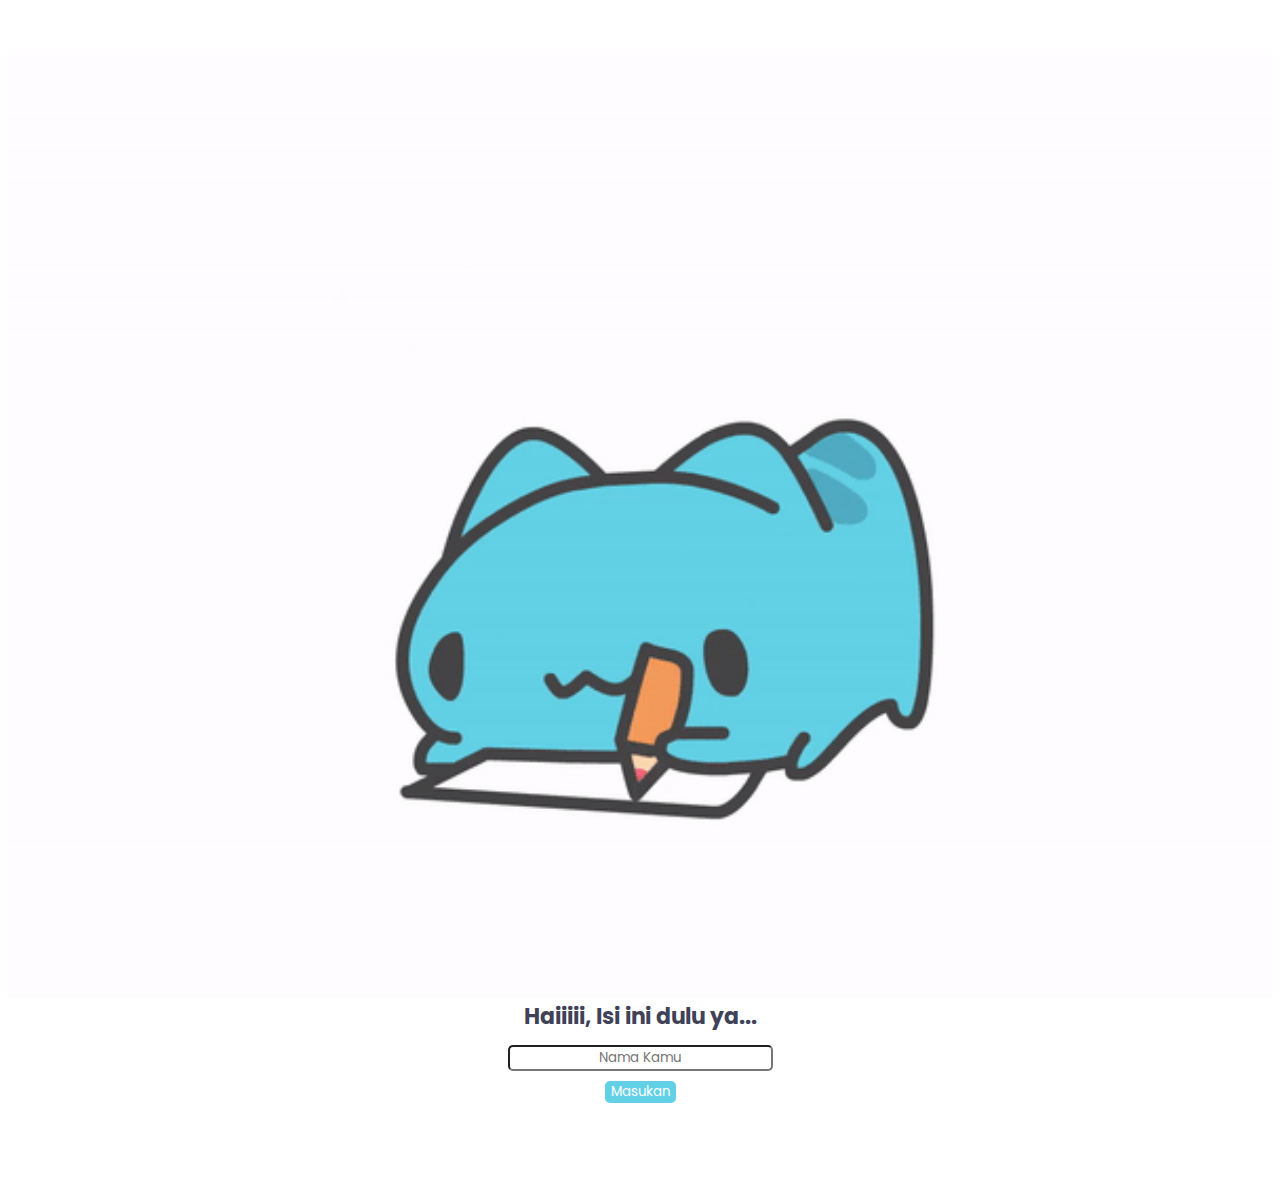
<file: index.html>
<!DOCTYPE html>
<html lang="en">
    <link rel="stylesheet" href="./styles-form.css">
    <script>
        function user(){
            var name = document.getElementById("nama").value;
            localStorage.setItem("textvalue",name);
            return false;
        }
    </script>
<head>
    <meta charset="UTF-8">
    <meta http-equiv="X-UA-Compatible" content="IE=edge">
    <meta name="viewport" content="width=device-width, initial-scale=1.0">
    <title>Flower by Vlxm</title>
</head>
<body>
    <form class="form" action="flower.html">
        <img src="./cat.gif" alt="cat" class="cat">
    <h4>Haiiiii, Isi ini dulu ya...</h4>
    <input class="input" type="text" placeholder="Nama Kamu" id="nama" >
    <input type="submit" onclick="user();" value="Masukan" class="button">
    </form>
</body>
</html>
</file>
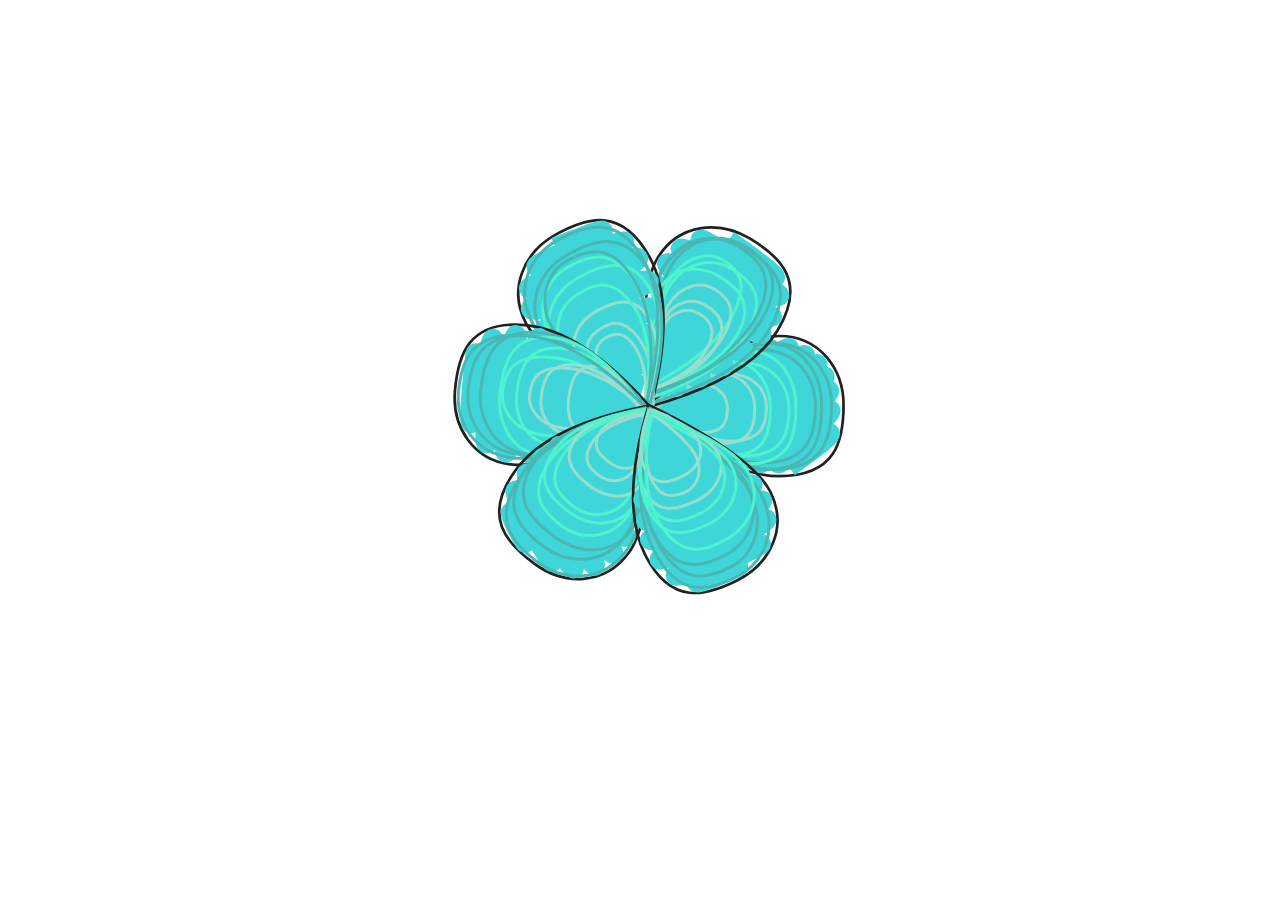
<file: flower.html>
<!DOCTYPE html>
<html lang="en">
  <head>
    <meta charset="UTF-8" />
    <title>Pretty Flower</title>
    <link href="./styles.css" rel="stylesheet" />
    <link
      rel="stylesheet"
    />
    <link rel="stylesheet" href="https://fonts.googleapis.com/css2?family=Material+Symbols+Outlined:opsz,wght,FILL,GRAD@48,600,1,0" />
  </head>

  <body>
    <audio autoplay src="./music.mp3"></audio>
    <div class="bg">
      <div class="glow">
        <div class="blok"></div>
      </div>
      <div class="container" style="display: block; text-align: center">
        <svg
          width="400px"
          height="400px"
          viewBox="0 0 400 400"
          version="1.1"
          xmlns="http://www.w3.org/2000/svg"
          xmlns:xlink="http://www.w3.org/1999/xlink"
        >
          <path
            class="petal"
            id="petal-1"
            d="M199,204.882812 C259.926366,158.960937 303.981053,136 331.164062,136 C371.938576,136 395.546875,169.425602 395.546875,204.882812 C395.546875,240.340023 388.383028,276.15625 331.164062,276.15625 C293.018085,276.15625 248.963398,252.398437 199,204.882812 Z"
          ></path>
          <path
            class="shade-dark"
            id="shade-1"
            d="M211,211 C282.678415,167.510573 319.345081,146.510573 321,148 C323.517622,150.26586 224.24014,217 229,217 C234.24014,217 337.245824,145.497216 341,148 C344.745824,150.497216 238.052095,225.272791 242,227 C246.052095,228.772791 352.519462,151.764056 357,155 C361.519462,158.264056 254.985737,235.739303 258,238 C260.985737,240.239303 362.489104,160.494133 369,164 C375.489104,167.494133 272.201686,244.917176 274,248 C275.701686,250.917176 367.944179,172.727323 376,176 C383.944179,179.227323 292.954096,253.339335 294,257 C294.954096,260.339335 367.568721,188.148533 380,190 C391.068721,191.648533 311.726722,257.534447 312,263 C312.226722,267.534447 363.04661,211.496116 381,210 C393.04661,208.996116 330,256.471094 330,263 C330,267.971094 371.050618,232.431464 381,233 C386.033745,233.287643 372.700412,244.620976 341,267"
          ></path>
          <path
            d="M204,205.142357 C259.636357,163.714119 299.865941,143 324.688752,143 C361.922967,143 383.481445,173.154775 383.481445,205.142357 C383.481445,237.129938 376.939609,269.441406 324.688752,269.441406 C289.854847,269.441406 249.625263,248.00839 204,205.142357 Z"
            class="color-yellow"
          ></path>
          <path
            d="M204,205.142357 C256.595246,163.714119 294.62586,143 318.091843,143 C353.290817,143 373.670898,173.154775 373.670898,205.142357 C373.670898,237.129938 367.486642,269.441406 318.091843,269.441406 C285.161977,269.441406 247.131363,248.00839 204,205.142357 Z"
            class="color-yellow"
          ></path>
          <path
            d="M204,205.449416 C254.653003,168.483139 291.279219,150 313.878647,150 C347.77779,150 367.405273,176.907004 367.405273,205.449416 C367.405273,233.991828 361.44939,262.823242 313.878647,262.823242 C282.164819,262.823242 245.538603,243.698634 204,205.449416 Z"
            class="color-yellow"
          ></path>
          <path
            d="M204,206.449416 C248.624361,169.483139 280.891382,151 300.801061,151 C330.665581,151 347.957031,177.907004 347.957031,206.449416 C347.957031,234.991828 342.710008,263.823242 300.801061,263.823242 C272.861764,263.823242 240.594743,244.698634 204,206.449416 Z"
            class="color-orange"
          ></path>
          <path
            d="M204,208.702057 C246.467794,178.234019 277.175441,163 296.122943,163 C324.544196,163 341,185.177067 341,208.702057 C341,232.227046 336.00655,255.990234 296.122943,255.990234 C269.533872,255.990234 238.826224,240.227508 204,208.702057 Z"
            class="color-orange"
          ></path>
          <path
            d="M205,207.702057 C241.396771,177.234019 267.714579,162 283.953423,162 C308.311689,162 322.415039,184.177067 322.415039,207.702057 C322.415039,231.227046 318.135432,254.990234 283.953423,254.990234 C261.165417,254.990234 234.847609,239.227508 205,207.702057 Z"
            class="color-orange"
          ></path>
          <path
            d="M207,207.021226 C241.534749,185.007075 266.506164,174 281.914245,174 C305.026367,174 318.408203,190.023654 318.408203,207.021226 C318.408203,224.018798 314.347537,241.188477 281.914245,241.188477 C260.29205,241.188477 235.320635,229.799393 207,207.021226 Z"
            class="color-pink"
          ></path>
          <path
            d="M207,208.204114 C237.913628,185.401371 260.26668,174 274.059156,174 C294.747871,174 306.726562,190.597654 306.726562,208.204114 C306.726562,225.810573 303.091675,243.595305 274.059156,243.595305 C254.704144,243.595305 232.351092,231.798241 207,208.204114 Z"
            class="color-pink"
          ></path>
          <path
            d="M207,208.291909 C229.448101,192.76397 245.679893,185 255.695376,185 C270.718599,185 279.416992,196.302472 279.416992,208.291909 C279.416992,220.281346 276.777499,232.39218 255.695376,232.39218 C241.640627,232.39218 225.408835,224.358756 207,208.291909 Z"
            class="color-pink"
          ></path>

          <path
            class="petal"
            id="petal-2"
            d="M153.839844,122.070312 C214.76621,76.1484375 258.820897,53.1875 286.003906,53.1875 C326.77842,53.1875 350.386719,86.6131025 350.386719,122.070312 C350.386719,157.527523 343.222872,193.34375 286.003906,193.34375 C247.857929,193.34375 203.803242,169.585937 153.839844,122.070312 Z"
            transform="translate(252.113281, 123.265625) rotate(-59.000000) translate(-252.113281, -123.265625) "
          ></path>
          <path
            class="shade-dark"
            id="shade-2"
            d="M209.856445,194.057617 C214.688477,186.025391 204.299507,180.676828 212.345703,176.198242 C221.550484,171.074777 228.576618,193.061999 228.783203,185.295898 C229.111286,172.962389 203.227283,164.66375 209.856445,161.544922 C217.679432,157.864434 251.551554,184.686773 252.589844,176.198242 C253.874796,165.69312 199.156826,142.510941 207.370117,137.442383 C216.917568,131.550492 272.525048,171.289973 275.180664,165.515625 C277.898095,159.606868 202.25952,117.169995 207.370117,113.254883 C212.919677,109.003491 291.887767,156.108124 295.907227,151.006836 C299.812083,146.050995 208.248497,92.6802136 211.18457,86.6240234 C214.075157,80.6616589 302.828051,135.755691 313.035156,133.856445 C320.979419,132.378249 218.730383,74.2876593 219.030273,63.7841797 C219.270422,55.3731085 308.827639,113.152942 323.452148,116.589844 C331.246096,118.421497 229.88776,53.7774614 232.77832,48.7626953 C235.772037,43.5689653 325.524184,100.313503 330.96582,95.9570313 C335.771255,92.1098901 256.325152,50.7532303 252.589844,40.5078125 C249.796832,32.8469803 315.65995,79.3613744 326.367188,77.9765625 C330.879745,77.3929345 315.569849,64.9033512 280.4375,40.5078125"
          ></path>
          <path
            d="M171.457827,132.329282 C217.670604,102.722827 251.086178,87.919599 271.704548,87.919599 C302.632102,87.919599 320.539047,109.469538 320.539047,132.329282 C320.539047,155.189026 315.105254,178.280234 271.704548,178.280234 C242.770743,178.280234 209.35517,162.96325 171.457827,132.329282 Z"
            class="color-orange"
            transform="translate(245.998437, 133.099917) rotate(-59.000000) translate(-245.998437, -133.099917) "
          ></path>
          <path
            d="M162.457827,123.482482 C208.670604,99.7738934 242.086178,87.919599 262.704548,87.919599 C293.632102,87.919599 311.539047,105.176601 311.539047,123.482482 C311.539047,141.788364 306.105254,160.2796 262.704548,160.2796 C233.770743,160.2796 200.35517,148.013894 162.457827,123.482482 Z"
            class="color-orange"
            transform="translate(236.998437, 124.099599) rotate(-59.000000) translate(-236.998437, -124.099599) "
          ></path>
          <path
            d="M159.549231,118.674828 C212.743001,84.1390938 251.206396,66.8712269 274.939417,66.8712269 C310.538949,66.8712269 331.150951,92.0090879 331.150951,118.674828 C331.150951,145.340567 324.896319,172.276307 274.939417,172.276307 C241.634816,172.276307 203.171421,154.409148 159.549231,118.674828 Z"
            class="color-yellow"
            transform="translate(245.350091, 119.573767) rotate(-59.000000) translate(-245.350091, -119.573767) "
          ></path>
          <path
            d="M166.549231,118.674828 C219.743001,84.1390938 258.206396,66.8712269 281.939417,66.8712269 C317.538949,66.8712269 338.150951,92.0090879 338.150951,118.674828 C338.150951,145.340567 331.896319,172.276307 281.939417,172.276307 C248.634816,172.276307 210.171421,154.409148 166.549231,118.674828 Z"
            class="color-yellow"
            transform="translate(252.350091, 119.573767) rotate(-59.000000) translate(-252.350091, -119.573767) "
          ></path>
          <path
            d="M162.114897,125.091273 C217.912721,85.0394802 258.259058,65.0135838 283.153908,65.0135838 C320.496184,65.0135838 342.117229,94.1664724 342.117229,125.091273 C342.117229,156.016074 335.556407,187.253999 283.153908,187.253999 C248.218909,187.253999 207.872572,166.533091 162.114897,125.091273 Z"
            class="color-yellow"
            transform="translate(252.116063, 126.133792) rotate(-59.000000) translate(-252.116063, -126.133792) "
          ></path>
          <path
            d="M171.457827,132.329282 C212.400501,102.722827 242.005363,87.919599 260.272415,87.919599 C287.672992,87.919599 303.537829,109.469538 303.537829,132.329282 C303.537829,155.189026 298.723706,178.280234 260.272415,178.280234 C234.638221,178.280234 205.033358,162.96325 171.457827,132.329282 Z"
            class="color-orange"
            transform="translate(237.497828, 133.099917) rotate(-59.000000) translate(-237.497828, -133.099917) "
          ></path>
          <path
            d="M178.983241,138.322486 C214.863159,117.643159 240.807239,107.303495 256.815483,107.303495 C280.827849,107.303495 294.730923,122.355558 294.730923,138.322486 C294.730923,154.289414 290.512089,170.418013 256.815483,170.418013 C234.351079,170.418013 208.406998,159.719504 178.983241,138.322486 Z"
            class="color-pink"
            transform="translate(236.857082, 138.860754) rotate(-59.000000) translate(-236.857082, -138.860754) "
          ></path>
          <path
            d="M184.682564,150.977626 C211.898319,134.825523 231.57751,126.749471 243.720137,126.749471 C261.934078,126.749471 272.479884,138.50626 272.479884,150.977626 C272.479884,163.448992 269.2798,176.046636 243.720137,176.046636 C226.680362,176.046636 207.001171,167.690299 184.682564,150.977626 Z"
            class="color-pink"
            transform="translate(228.581224, 151.398054) rotate(-59.000000) translate(-228.581224, -151.398054) "
          ></path>
          <path
            d="M185.004078,146.504701 C214.905125,127.465092 236.525998,117.945288 249.866699,117.945288 C269.87775,117.945288 281.464077,131.803833 281.464077,146.504701 C281.464077,161.205569 277.948251,176.055288 249.866699,176.055288 C231.145664,176.055288 209.52479,166.205093 185.004078,146.504701 Z"
            class="color-pink"
            transform="translate(233.234078, 147.000288) rotate(-59.000000) translate(-233.234078, -147.000288) "
          ></path>

          <path
            class="petal"
            id="petal-3"
            d="M58.0664062,118.859375 C118.992772,72.9375 163.04746,49.9765625 190.230469,49.9765625 C231.004983,49.9765625 254.613281,83.402165 254.613281,118.859375 C254.613281,154.316585 247.449435,190.132812 190.230469,190.132812 C152.084492,190.132812 108.029804,166.375 58.0664062,118.859375 Z"
            transform="translate(156.339844, 120.054687) rotate(-119.000000) translate(-156.339844, -120.054687) "
          ></path>
          <path
            class="shade-dark"
            id="shade-3"
            d="M195.5,185.917969 C171.59595,179.493189 159.94621,174.479518 160.550781,170.876953 C161.733769,163.827675 205.406645,166.138176 200.62207,162.40625 C193.271467,156.672844 142.088721,156.954513 141.173828,162.40625 C139.998878,169.407638 210.465735,138.470491 203.740234,134.634766 C193.958411,129.055941 117.246094,156.794259 117.246094,147.724609 C117.246094,137.856759 208.210926,113.449599 203.740234,108.229088 C198.696766,102.339736 97.6772318,137.31654 96.3183594,130.21582 C94.9374857,123.000134 205.34234,86.0817439 200.62207,80.8955078 C195.340875,75.0929744 87.3949767,116.039267 82.9492187,109.140625 C78.8300353,102.74874 190.155273,67.653975 190.155273,58.6005859 C190.155273,50.2223344 85.6392956,91.0649128 81.0546875,88.3720703 C77.082655,86.0390339 166.49486,52.0768543 176.012695,42.1435547 C181.965075,35.9313465 94.7338899,71.3034836 88.6621094,66.9589844 C83.9668001,63.5993821 147.051885,40.3710079 154.378906,31.5673828 C157.245853,28.1226641 141.48446,33.3420651 107.094727,47.2255859"
          ></path>
          <path
            d="M138.94009,170.44973 C162.731081,156.834461 179.933891,150.026826 190.54852,150.026826 C206.470462,150.026826 215.689211,159.937105 215.689211,170.44973 C215.689211,180.962356 212.891817,191.581425 190.54852,191.581425 C175.652988,191.581425 158.450178,184.537527 138.94009,170.44973 Z"
            class="color-pink"
            transform="translate(177.314650, 170.804126) rotate(-122.000000) translate(-177.314650, -170.804126) "
          ></path>
          <path
            d="M130.862334,167.636458 C159.797954,148.960539 180.720747,139.622579 193.630712,139.622579 C212.995659,139.622579 224.207894,153.216402 224.207894,167.636458 C224.207894,182.056514 220.805585,196.622579 193.630712,196.622579 C175.514129,196.622579 154.591337,186.960539 130.862334,167.636458 Z"
            class="color-pink"
            transform="translate(177.535114, 168.122579) rotate(-127.000000) translate(-177.535114, -168.122579) "
          ></path>
          <path
            d="M122.632796,155.194264 C154.761627,128.184086 177.993368,114.678998 192.32802,114.678998 C213.829999,114.678998 226.279569,134.339158 226.279569,155.194264 C226.279569,176.049369 222.501795,197.115639 192.32802,197.115639 C172.212171,197.115639 148.980429,183.141847 122.632796,155.194264 Z"
            class="color-pink"
            transform="translate(174.456183, 155.897319) rotate(-119.000000) translate(-174.456183, -155.897319) "
          ></path>
          <path
            d="M100.340885,147.008549 C139.689784,119.998372 168.142219,106.493283 185.69819,106.493283 C212.032146,106.493283 227.279413,126.153444 227.279413,147.008549 C227.279413,167.863654 222.652689,188.929925 185.69819,188.929925 C161.061857,188.929925 132.609422,174.956133 100.340885,147.008549 Z"
            class="color-orange"
            transform="translate(163.810149, 147.711604) rotate(-124.000000) translate(-163.810149, -147.711604) "
          ></path>
          <path
            d="M95.55229,137.195163 C139.083308,101.153914 170.559752,83.1332901 189.981624,83.1332901 C219.114431,83.1332901 235.982223,109.366985 235.982223,137.195163 C235.982223,165.023341 230.863757,193.13329 189.981624,193.13329 C162.726868,193.13329 131.250424,174.487248 95.55229,137.195163 Z"
            class="color-orange"
            transform="translate(165.767257, 138.133290) rotate(-118.000000) translate(-165.767257, -138.133290) "
          ></path>
          <path
            d="M81.1393958,133.951219 C129.735572,101.186447 164.874536,84.8040614 186.556288,84.8040614 C219.078915,84.8040614 237.9094,108.652875 237.9094,133.951219 C237.9094,159.249562 232.195362,184.804061 186.556288,184.804061 C156.130238,184.804061 120.991274,167.853114 81.1393958,133.951219 Z"
            class="color-orange"
            transform="translate(159.524398, 134.804061) rotate(-120.000000) translate(-159.524398, -134.804061) "
          ></path>
          <path
            d="M78.4604249,130.681486 C129.113428,99.5486581 165.739644,83.9822444 188.339072,83.9822444 C222.238215,83.9822444 241.865698,106.643199 241.865698,130.681486 C241.865698,154.719772 235.909815,179.001456 188.339072,179.001456 C156.625244,179.001456 119.999028,162.894799 78.4604249,130.681486 Z"
            class="color-yellow"
            transform="translate(160.163062, 131.491850) rotate(-119.000000) translate(-160.163062, -131.491850) "
          ></path>
          <path
            d="M77.2119003,127.147584 C129.807146,86.7027491 167.837761,66.4803318 191.303743,66.4803318 C226.502718,66.4803318 246.882799,95.9193076 246.882799,127.147584 C246.882799,158.37586 240.698542,189.920334 191.303743,189.920334 C158.373878,189.920334 120.343263,168.996084 77.2119003,127.147584 Z"
            class="color-yellow"
            transform="translate(162.047349, 128.200333) rotate(-119.000000) translate(-162.047349, -128.200333) "
          ></path>
          <path
            d="M62.6445069,119.744167 C120.252282,77.8937236 161.90736,56.9685018 187.609742,56.9685018 C226.163314,56.9685018 248.485695,87.4305919 248.485695,119.744167 C248.485695,152.057743 241.712055,184.698505 187.609742,184.698505 C151.541533,184.698505 109.886455,163.047059 62.6445069,119.744167 Z"
            class="color-yellow"
            transform="translate(155.565101, 120.833503) rotate(-118.000000) translate(-155.565101, -120.833503) "
          ></path>

          <path
            class="petal"
            id="petal-4"
            d="M6.70703125,196.640625 C67.633397,150.71875 111.688085,127.757812 138.871094,127.757812 C179.645608,127.757812 203.253906,161.183415 203.253906,196.640625 C203.253906,232.097835 196.09006,267.914062 138.871094,267.914062 C100.725117,267.914062 56.670429,244.15625 6.70703125,196.640625 Z"
            stroke="#E43939"
            transform="translate(104.980469, 197.835938) rotate(-175.000000) translate(-104.980469, -197.835938) "
          ></path>
          <path
            class="shade-dark"
            id="shade-4"
            d="M183.688477,202.114258 C183.688477,202.114258 173.694598,214.77627 171.97168,213.115234 C168.831958,210.088282 170.051922,185.666902 166.263672,187.601562 C159.98991,190.805574 154.87027,226.354801 151.125,222.916992 C145.651032,217.892399 154.841458,168.613834 149.366211,171.452148 C142.017239,175.261783 131.674019,240.134977 127.254883,236.838867 C121.9748,232.900602 138.33609,155.833627 132.279297,158.509766 C125.02066,161.716928 113.381304,248.798479 107.088867,245.201172 C99.9086479,241.096331 121.18038,145.01224 112.530273,147.541992 C102.611044,150.442904 88.0759106,256.830731 81.8369141,253.654297 C75.0739575,250.211102 97.0949088,139.387695 91.4658203,138.053711 C85.9562369,136.748047 64.1267726,253.707714 57.9775391,252.493164 C51.7214991,251.257519 73.101041,136.61107 68.0849609,135.195312 C63.2123692,133.820054 47.6908453,240.407741 39.1357422,243.401367 C31.5419195,246.05862 51.0048177,147.050781 45.5302734,139.170898 C41.3973958,133.222168 32.2242338,215.208682 24.2890625,222.916992 C20.7663512,226.338991 21.8461038,203.124799 27.5283203,153.274414"
            stroke="#979797"
            stroke-width="20"
            stroke-linecap="round"
          ></path>
          <path
            d="M19.8479975,197.104947 C75.4033115,158.090629 115.574294,138.58347 140.360946,138.58347 C177.540924,138.58347 199.067999,166.981201 199.067999,197.104947 C199.067999,227.228692 192.535691,257.657451 140.360946,257.657451 C105.577783,257.657451 65.4067998,237.473283 19.8479975,197.104947 Z"
            class="color-yellow"
            stroke="#76858F"
            transform="translate(109.457998, 198.120461) rotate(-175.000000) translate(-109.457998, -198.120461) "
          ></path>
          <path
            d="M32.3859562,196.124824 C84.3578571,156.128867 121.937743,136.130889 145.125613,136.130889 C179.907418,136.130889 200.04596,165.243135 200.04596,196.124824 C200.04596,227.006512 193.934997,258.200889 145.125613,258.200889 C112.586023,258.200889 75.0061376,237.508867 32.3859562,196.124824 Z"
            class="color-yellow"
            stroke="#76858F"
            transform="translate(116.215958, 197.165889) rotate(-173.000000) translate(-116.215958, -197.165889) "
          ></path>
          <path
            d="M54.2272654,199.0414 C99.32385,173.395859 131.932326,160.573088 152.052694,160.573088 C182.233245,160.573088 199.707677,179.239958 199.707677,199.0414 C199.707677,218.842842 194.405128,238.844781 152.052694,238.844781 C123.817737,238.844781 91.209261,225.576988 54.2272654,199.0414 Z"
            class="color-orange"
            stroke="#76858F"
            transform="translate(126.967471, 199.708935) rotate(-173.000000) translate(-126.967471, -199.708935) "
          ></path>
          <path
            d="M68.4202536,198.730036 C108.098192,166.859743 136.788549,150.924597 154.491324,150.924597 C181.045488,150.924597 196.420254,174.122337 196.420254,198.730036 C196.420254,223.337734 191.75484,248.194594 154.491324,248.194594 C129.64898,248.194594 100.958623,231.706408 68.4202536,198.730036 Z"
            class="color-orange"
            stroke="#76858F"
            transform="translate(132.420254, 199.559596) rotate(-173.000000) translate(-132.420254, -199.559596) "
          ></path>
          <path
            d="M51.6523622,198.452812 C96.7489467,159.767446 129.357423,140.424763 149.47779,140.424763 C179.658342,140.424763 197.132774,168.583057 197.132774,198.452812 C197.132774,228.322566 191.830225,258.494763 149.47779,258.494763 C121.242834,258.494763 88.6343578,238.480779 51.6523622,198.452812 Z"
            class="color-orange"
            stroke="#76858F"
            transform="translate(124.392568, 199.459763) rotate(-173.000000) translate(-124.392568, -199.459763) "
          ></path>
          <path
            d="M120.354308,202.221027 C142.802409,179.285687 159.034201,167.818017 169.049684,167.818017 C184.072907,167.818017 192.7713,184.512187 192.7713,202.221027 C192.7713,219.929868 190.131807,237.818017 169.049684,237.818017 C154.994935,237.818017 138.763143,225.952354 120.354308,202.221027 Z"
            class="color-pink"
            stroke="#76858F"
            transform="translate(156.562804, 202.818017) rotate(-173.000000) translate(-156.562804, -202.818017) "
          ></path>
          <path
            d="M92.8741,201.540266 C123.872489,178.604926 146.286831,167.137256 160.117124,167.137256 C180.862564,167.137256 192.8741,183.831425 192.8741,201.540266 C192.8741,219.249107 189.229246,237.137256 160.117124,237.137256 C140.709043,237.137256 118.294701,225.271593 92.8741,201.540266 Z"
            class="color-pink"
            stroke="#76858F"
            transform="translate(142.874100, 202.137256) rotate(-173.000000) translate(-142.874100, -202.137256) "
          ></path>
          <path
            d="M81.227484,200.272166 C116.875632,180.613303 142.652124,170.783872 158.556962,170.783872 C182.414218,170.783872 196.227484,185.09316 196.227484,200.272166 C196.227484,215.451172 192.035902,230.783872 158.556962,230.783872 C136.237668,230.783872 110.461176,220.613303 81.227484,200.272166 Z"
            class="color-pink"
            stroke="#76858F"
            transform="translate(138.727484, 200.783872) rotate(-173.000000) translate(-138.727484, -200.783872) "
          ></path>
          <path
            d="M10.1704506,198.646345 C68.7313669,158.322741 111.075643,138.160939 137.203279,138.160939 C176.394734,138.160939 199.086447,167.511674 199.086447,198.646345 C199.086447,229.781017 192.200735,261.230939 137.203279,261.230939 C100.538309,261.230939 58.1940331,240.369408 10.1704506,198.646345 Z"
            class="color-yellow"
            stroke="#76858F"
            transform="translate(104.628449, 199.695939) rotate(-175.000000) translate(-104.628449, -199.695939) "
          ></path>

          <path
            class="petal"
            id="petal-5"
            d="M45.7460938,283 C106.67246,237.078125 150.727147,214.117188 177.910156,214.117188 C218.68467,214.117188 242.292969,247.54279 242.292969,283 C242.292969,318.45721 235.129122,354.273438 177.910156,354.273438 C139.764179,354.273438 95.7094915,330.515625 45.7460938,283 Z"
            stroke="#E43939"
            transform="translate(144.019531, 284.195312) rotate(-234.000000) translate(-144.019531, -284.195312) "
          ></path>
          <path
            class="shade-dark"
            id="shade-5"
            d="M190.87793,219.170898 C192.766258,233.004883 192.766258,239.921875 190.87793,239.921875 C186.263118,239.921875 177.104492,219.438004 177.104492,223.473633 C177.104492,229.833512 192.801119,261.87092 189.347656,263.117188 C185.343111,264.562326 163.094602,220.864161 163.426758,226.010742 C163.888547,233.165919 192.397411,288.374263 187.936523,290.103117 C182.876415,292.064204 147.951105,224.829062 146.974609,231.290039 C145.777766,239.208944 188.304381,312.74203 183.884766,313.960938 C179.014831,315.304041 129.82612,232.560982 128.570312,238.37793 C127.137643,245.014107 182.322014,333.917966 177.104492,336.81543 C171.582757,339.881833 113.470187,241.458443 110.994141,246.071289 C108.398898,250.906197 169.311036,350.427914 164.81543,353.511719 C160.157715,356.706723 98.0156425,253.611865 94.4707031,258.116211 C90.8657402,262.696826 149.872709,362.338437 146.974609,365.507812 C144.092924,368.659238 83.4718943,270.990664 78.9003906,273.323242 C74.533906,275.551211 128.861543,363.34977 125.988281,368.214844 C123.241426,372.865883 74.9540383,290.503906 67.9140625,290.503906 C61.9320657,290.503906 106.663834,355.809668 104.509766,361.302734 C102.545182,366.312598 82.7186287,322.211692 64.7978516,312.222656 C59.7997238,309.436701 63.8863124,319.65773 77.0576172,342.885742"
            stroke="#979797"
            stroke-width="20"
            stroke-linecap="round"
          ></path>
          <path
            d="M51.0958136,284.894089 C109.65673,242.575109 152.001006,221.415619 178.128642,221.415619 C217.320097,221.415619 240.01181,252.218747 240.01181,284.894089 C240.01181,317.569431 233.126098,350.575622 178.128642,350.575622 C141.463672,350.575622 99.1193961,328.681778 51.0958136,284.894089 Z"
            class="color-yellow"
            stroke="#76858F"
            stroke-linecap="round"
            transform="translate(145.553812, 285.995621) rotate(-234.000000) translate(-145.553812, -285.995621) "
          ></path>
          <path
            d="M60.0905514,275.819165 C113.407781,236.50144 151.960448,216.842577 175.748553,216.842577 C211.430709,216.842577 232.090551,245.461153 232.090551,275.819165 C232.090551,306.177178 225.821402,336.842577 175.748553,336.842577 C142.366653,336.842577 103.813986,316.50144 60.0905514,275.819165 Z"
            class="color-yellow"
            stroke="#76858F"
            stroke-linecap="round"
            transform="translate(146.090551, 276.842577) rotate(-234.000000) translate(-146.090551, -276.842577) "
          ></path>
          <path
            d="M73.9207222,272.963666 C121.536964,234.123681 155.967357,214.703688 177.211899,214.703688 C209.078712,214.703688 227.529484,242.974526 227.529484,272.963666 C227.529484,302.952806 221.930669,333.245596 177.211899,333.245596 C147.399386,333.245596 112.968993,313.15162 73.9207222,272.963666 Z"
            class="color-yellow"
            stroke="#76858F"
            stroke-linecap="round"
            transform="translate(150.725103, 273.974642) rotate(-234.000000) translate(-150.725103, -273.974642) "
          ></path>
          <path
            d="M83.6127535,266.076906 C128.709338,234.81346 161.317814,219.181736 181.438182,219.181736 C211.618733,219.181736 229.093165,241.937766 229.093165,266.076906 C229.093165,290.216047 223.790616,314.599606 181.438182,314.599606 C153.203225,314.599606 120.594749,298.425373 83.6127535,266.076906 Z"
            class="color-orange"
            stroke="#76858F"
            stroke-linecap="round"
            transform="translate(156.352959, 266.890671) rotate(-234.000000) translate(-156.352959, -266.890671) "
          ></path>
          <path
            d="M100.825986,257.112988 C138.197941,231.456979 165.220886,218.628974 181.89482,218.628974 C206.905722,218.628974 221.386944,237.303464 221.386944,257.112988 C221.386944,276.922513 216.992674,296.932616 181.89482,296.932616 C158.496252,296.932616 131.473307,283.659407 100.825986,257.112988 Z"
            class="color-orange"
            stroke="#76858F"
            stroke-linecap="round"
            transform="translate(161.106465, 257.780795) rotate(-234.000000) translate(-161.106465, -257.780795) "
          ></path>
          <path
            d="M122.780479,247.257443 C152.228949,221.045626 173.522574,207.939717 186.661352,207.939717 C206.36952,207.939717 217.780479,227.018768 217.780479,247.257443 C217.780479,267.496118 214.317868,287.939717 186.661352,287.939717 C168.223675,287.939717 146.930051,274.378959 122.780479,247.257443 Z"
            class="color-pink"
            stroke="#76858F"
            stroke-linecap="round"
            transform="translate(170.280479, 247.939717) rotate(-234.000000) translate(-170.280479, -247.939717) "
          ></path>
          <path
            d="M135.383446,244.417661 C158.914676,228.035275 175.929657,219.844083 186.42839,219.844083 C202.176489,219.844083 211.294583,231.768489 211.294583,244.417661 C211.294583,257.066833 208.527732,269.844083 186.42839,269.844083 C171.695495,269.844083 154.680514,261.368609 135.383446,244.417661 Z"
            class="color-pink"
            stroke="#76858F"
            stroke-linecap="round"
            transform="translate(173.339014, 244.844083) rotate(-234.000000) translate(-173.339014, -244.844083) "
          ></path>
          <path
            d="M148.566223,237.113292 C167.605564,220.730906 181.372547,212.539713 189.867171,212.539713 C202.609108,212.539713 209.986643,224.46412 209.986643,237.113292 C209.986643,249.762464 207.747959,262.539713 189.867171,262.539713 C177.946646,262.539713 164.179664,254.064239 148.566223,237.113292 Z"
            class="color-pink"
            stroke="#76858F"
            stroke-linecap="round"
            transform="translate(179.276433, 237.539713) rotate(-234.000000) translate(-179.276433, -237.539713) "
          ></path>
          <path
            d="M94.8555804,259.457415 C134.533519,227.675587 163.223876,211.784672 180.926651,211.784672 C207.480814,211.784672 222.85558,234.918021 222.85558,259.457415 C222.85558,283.996808 218.190167,308.784672 180.926651,308.784672 C156.084307,308.784672 127.39395,292.342253 94.8555804,259.457415 Z"
            class="color-orange"
            stroke="#76858F"
            stroke-linecap="round"
            transform="translate(158.855580, 260.284672) rotate(-234.000000) translate(-158.855580, -260.284672) "
          ></path>

          <path
            class="petal"
            id="petal-6"
            d="M146.039062,291.851562 C206.965428,245.929687 251.020116,222.96875 278.203125,222.96875 C318.977639,222.96875 342.585938,256.394352 342.585938,291.851562 C342.585938,327.308773 335.422091,363.125 278.203125,363.125 C240.057148,363.125 196.00246,339.367187 146.039062,291.851562 Z"
            stroke="#E43939"
            transform="translate(244.312500, 293.046875) rotate(-297.000000) translate(-244.312500, -293.046875) "
          ></path>
          <path
            class="shade-dark"
            id="shade-6"
            d="M206.892578,220.34082 C214.337891,222.362191 218.060547,224.404834 218.060547,226.46875 C218.060547,230.574048 201.249082,236.301559 204.185547,237.589844 C209.456114,239.902145 233.481218,230.105775 232.092773,234.323242 C230.152117,240.21808 196.503492,254.121744 200.351563,256.275391 C205.537672,259.177896 252.410156,240.55952 252.410156,245.337891 C252.410156,250.570263 194.29953,273.486517 198.279297,276.322266 C203.13742,279.78388 274.994141,255.377915 274.994141,261.100586 C274.994141,267.312485 190.963562,296.44695 195.5,299.442383 C200.89032,303.001638 291.166016,265.703557 291.166016,272.335937 C291.166016,279.498479 194.60232,318.226723 198.279297,320.988281 C202.345484,324.042153 304.617188,281.015369 304.617188,284.75 C304.617188,288.625721 199.722028,336.018489 202.225586,339.978516 C204.840192,344.114192 310.566013,295.220326 313.986328,300.469727 C317.222263,305.436146 209.616102,355.636154 211.583008,359.498047 C213.595594,363.44963 313.845685,313.862229 318.220703,319.010742 C322.263653,323.768479 227.543945,369.341685 227.543945,375.201172 C227.543945,380.661997 304.50829,341.953118 312.512695,343.761719 C318.710438,345.162103 252.590791,371.248531 248.432617,380.851563 C246.491842,385.333656 260.401999,380.549802 290.163086,366.5"
            stroke="#979797"
            stroke-width="20"
            stroke-linecap="round"
          ></path>
          <path
            d="M150.50213,292.469082 C208.949595,252.771284 251.211836,232.922385 277.288854,232.922385 C316.404382,232.922385 339.052133,261.817608 339.052133,292.469082 C339.052133,323.120557 332.179761,354.082389 277.288854,354.082389 C240.694917,354.082389 198.432675,333.54462 150.50213,292.469082 Z"
            class="color-yellow"
            stroke="#76858F"
            transform="translate(244.777132, 293.502387) rotate(-297.000000) translate(-244.777132, -293.502387) "
          ></path>
          <path
            d="M150.831121,286.964084 C206.48873,252.508649 246.733681,235.280932 271.565973,235.280932 C308.814411,235.280932 330.381124,260.360345 330.381124,286.964084 C330.381124,313.567823 323.836789,340.440935 271.565973,340.440935 C236.718762,340.440935 196.473812,322.615318 150.831121,286.964084 Z"
            class="color-yellow"
            stroke="#76858F"
            transform="translate(240.606122, 287.860933) rotate(-297.000000) translate(-240.606122, -287.860933) "
          ></path>
          <path
            d="M158.780256,282.887829 C208.818358,248.432394 244.999951,231.204677 267.325034,231.204677 C300.812658,231.204677 320.201874,256.28409 320.201874,282.887829 C320.201874,309.491569 314.318292,336.364681 267.325034,336.364681 C235.996195,336.364681 199.814602,318.539063 158.780256,282.887829 Z"
            class="color-yellow"
            stroke="#76858F"
            transform="translate(239.491065, 283.784679) rotate(-297.000000) translate(-239.491065, -283.784679) "
          ></path>
          <path
            d="M169.124104,267.399232 C208.045681,236.547922 236.189127,221.122267 253.554443,221.122267 C279.602417,221.122267 294.684101,243.57831 294.684101,267.399232 C294.684101,291.220153 290.107622,315.28227 253.554443,315.28227 C229.185657,315.28227 201.04221,299.321258 169.124104,267.399232 Z"
            class="color-orange"
            stroke="#76858F"
            transform="translate(231.904102, 268.202269) rotate(-297.000000) translate(-231.904102, -268.202269) "
          ></path>
          <path
            d="M175.40227,255.072426 C206.617647,228.152889 229.188888,214.69312 243.115993,214.69312 C264.00665,214.69312 276.102267,234.287306 276.102267,255.072426 C276.102267,275.857546 272.431899,296.853124 243.115993,296.853124 C223.572056,296.853124 201.000815,282.926225 175.40227,255.072426 Z"
            class="color-pink"
            stroke="#76858F"
            transform="translate(225.752268, 255.773122) rotate(-295.000000) translate(-225.752268, -255.773122) "
          ></path>
          <path
            d="M171.864648,263.422541 C206.136467,236.175356 230.917762,222.551764 246.208534,222.551764 C269.144692,222.551764 282.424646,242.384438 282.424646,263.422541 C282.424646,284.460645 278.394895,305.711767 246.208534,305.711767 C224.75096,305.711767 199.969665,291.615359 171.864648,263.422541 Z"
            class="color-orange"
            stroke="#76858F"
            transform="translate(227.144647, 264.131765) rotate(-297.000000) translate(-227.144647, -264.131765) "
          ></path>
          <path
            d="M177.326471,252.942855 C203.696893,236.517875 222.764839,228.305385 234.530311,228.305385 C252.178518,228.305385 262.396767,240.260795 262.396767,252.942855 C262.396767,265.624915 259.296079,278.435386 234.530311,278.435386 C218.019799,278.435386 198.951852,269.937876 177.326471,252.942855 Z"
            class="color-pink"
            stroke="#76858F"
            transform="translate(219.861619, 253.370386) rotate(-292.000000) translate(-219.861619, -253.370386) "
          ></path>
          <path
            d="M180.411341,242.388277 C203.548194,222.68682 220.278008,212.836091 230.600785,212.836091 C246.084951,212.836091 255.050227,227.176383 255.050227,242.388277 C255.050227,257.600172 252.329749,272.966092 230.600785,272.966092 C216.11481,272.966092 199.384995,262.773487 180.411341,242.388277 Z"
            class="color-pink"
            stroke="#76858F"
            transform="translate(217.730784, 242.901092) rotate(-297.000000) translate(-217.730784, -242.901092) "
          ></path>
          <path
            d="M168.363419,274.430073 C213.946552,240.957582 246.906841,224.221336 267.244288,224.221336 C297.750458,224.221336 315.413422,248.585284 315.413422,274.430073 C315.413422,300.274862 310.053664,326.381339 267.244288,326.381339 C238.704704,326.381339 205.744414,309.064251 168.363419,274.430073 Z"
            class="color-orange"
            stroke="#76858F"
            transform="translate(241.888421, 275.301337) rotate(-302.000000) translate(-241.888421, -275.301337) "
          ></path>
        </svg>
      </div>
      <div>
      <h1 class="text">
        Have a Nice Day <span id="username"> </span
        ><span class="material-symbols-outlined">
favorite
</span>
      </h1>
      </div>
    </div>

    <script>
      document.getElementById("username").innerHTML =
        localStorage.getItem("textvalue");

      (function () {
        function toArray(arr) {
          return Array.prototype.slice.call(arr);
        }

        var svg = document.querySelector(".container svg");
        svg.parentNode.style.display = "block";
        svg.style.visibility = "hidden";

        function draw() {
          svg.style.visibility = "";
          var paths = toArray(svg.querySelectorAll("path"));
          console.log(paths);

          var begin = 0;

          var durations = paths.map(function (path) {
            var length = path.getTotalLength();
            var className = path.getAttribute("class") || "";

            path.style.strokeDasharray = length + " " + length;
            path.style.strokeDashoffset = length;

            if (className.indexOf("shade") != -1) {
              return 1;
            } else {
              return Math.pow(length, 0.2) * 0.02;
            }
          });

          paths[0].getBoundingClientRect();

          paths.forEach(function (path, i) {
            path.style.transition = path.style.WebkitTransition =
              "stroke-dashoffset " +
              durations[i] +
              "s " +
              begin +
              "s ease-in-out";
            path.style.strokeDashoffset = "0";
            begin += durations[i] + 0.1;
          });
        }

        window.addEventListener("load", draw);
      })();
    </script>
    <script src="https://ajax.googleapis.com/ajax/libs/jquery/3.2.1/jquery.min.js"></script>
  </body>
</html>
</file>
<file: styles-form.css>
@import url("https://fonts.googleapis.com/css2?family=Poppins:wght@300&display=swap");
* {
  font-family: "Poppins", sans-serif;
}

.form {
  justify-content: center;
  align-items: center;
  display: flex;
  flex-direction: column;
  margin-top: 50px;
  margin-bottom: 100px;
  color: #404258;
}
.cat {
  width: 100%;
}
h4 {
  margin: 2px;
  font-size: 22px;
}
.input {
  border: 1px 1px;
  margin: 10px;
  border-radius: 5px;
  text-align: center;
}
.input:placeholder-shown{
  justify-content: center;
  text-align: center;
}

.button {
  border-radius: 5px;
  background-color: #63d1e5;
  border: 0;
  color: #fff;
}
</file>
<file: styles.css>
@import url("https://fonts.googleapis.com/css2?family=Poppins:wght@300&display=swap");
* {
  font-family: "Poppins", sans-serif;
}

path {
  fill: none;
  stroke: #212121;
  stroke-width: 2.7;
}

.color-orange {
  stroke-width: 3;
  stroke: #4ef4cd;
}
.color-yellow {
  stroke: #4ab7b4;
  stroke-width: 3;
}
.color-pink {
  stroke: #97dece;
  stroke-width: 3;
}
.shade-dark {
  stroke-width: 20;
  stroke: #3ed6d8;
}
.shade-med {
  stroke-width: 20;
  stroke: #97dece;
}
.shade-lite {
  stroke-width: 20;
  stroke: #97dece;
}
.container {
  margin-top: 200px;
  z-index: 2;
  position: relative;
  width: 100%;
}
svg{
  animation: spin 5s linear infinite;
  animation-delay: 17s;
  transition: ease;
}

body {
  animation: background-fade 5s forwards;
  animation-delay: 18s;
  width: 100%;
}
.glow {
  height: 400px;
  position: absolute;
  z-index: 1;
  width: 100%;
  display: block;
  animation: scaling 2s ease-in forwards;
  animation-delay: 18s;
}
.glow .blok {
  width: 200px;
  height: 200px;
  justify-content: center;
  display: block;
  align-items: center;
  margin: 100px auto;
  border-radius: 50%;
  animation: glow 1s ease-in-out infinite alternate;
  animation-delay: 19s;
}

.text {
  margin-top: 100px;
  margin-bottom: 100px;
  font-size: 30px;
  color: #fff;
  text-align: center;
}
.material-symbols-outlined {
  font-variation-settings:
  'FILL' 1,
  'wght' 600,
  'GRAD' 0,
  'opsz' 48
}


@keyframes glow {
  from {
    box-shadow: 0 0 120px #fff, 0 0 140px #fff, 0 0 150px #439a97,
      0 0 170px #fff, 0 0 170px #2affcd, 0 0 180px #2affcd, 0 0 190px #2affcd;
  }
  to {
    box-shadow: 0 0 140px #fff, 0 0 150px #94ffe6, 0 0 160px #94ffe6,
      0 0 170px #94ffe6, 0 0 180px #94ffe6, 0 0 190px #94ffe6, 0 0 200px #94ffe6;
  }
}
@keyframes scaling {
  from {
    scale: 0;
  }
  to {
    scale: 1;
  }
}
@keyframes spin {
  from {
    transform: rotate(0deg);
  }
  to {
    transform: rotate(360deg);
  }
}
@keyframes background-fade {
  0% {
  }
  100% {
    background: #181d31;
  }
}
</file>
